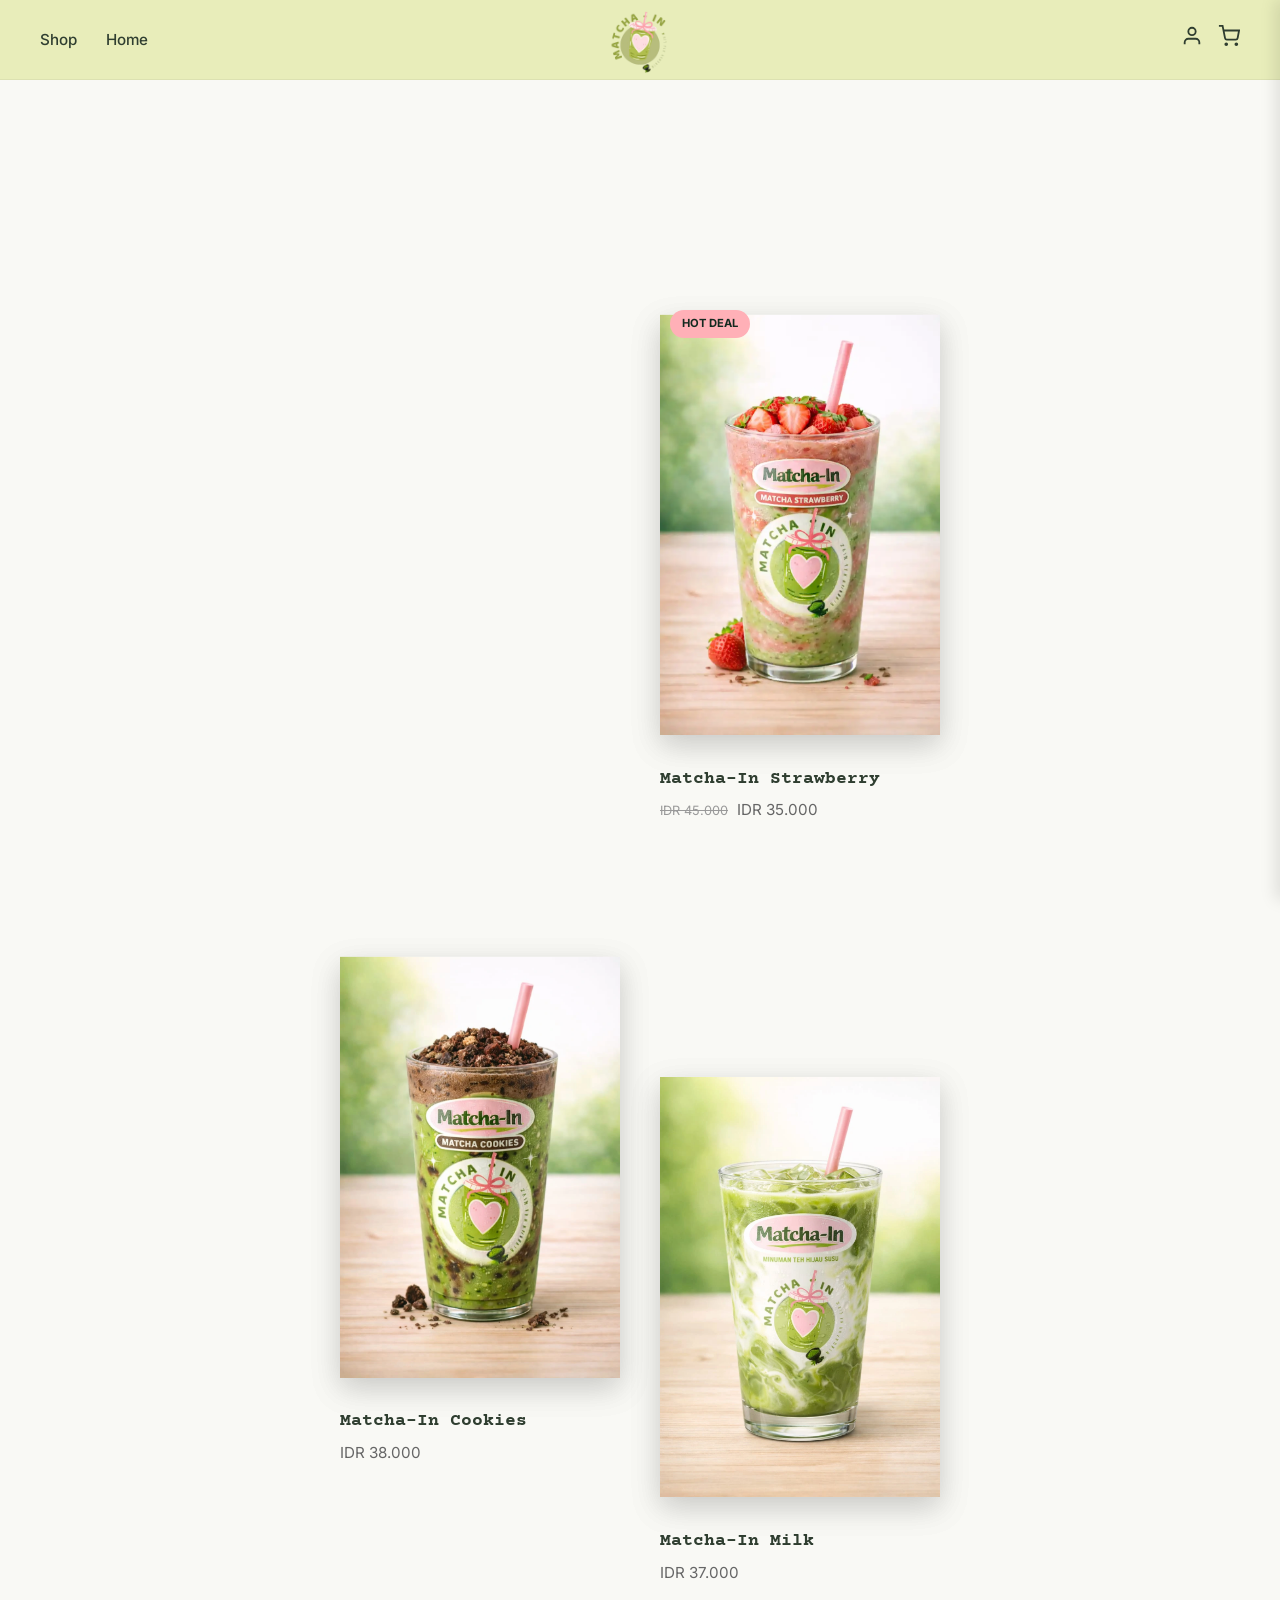
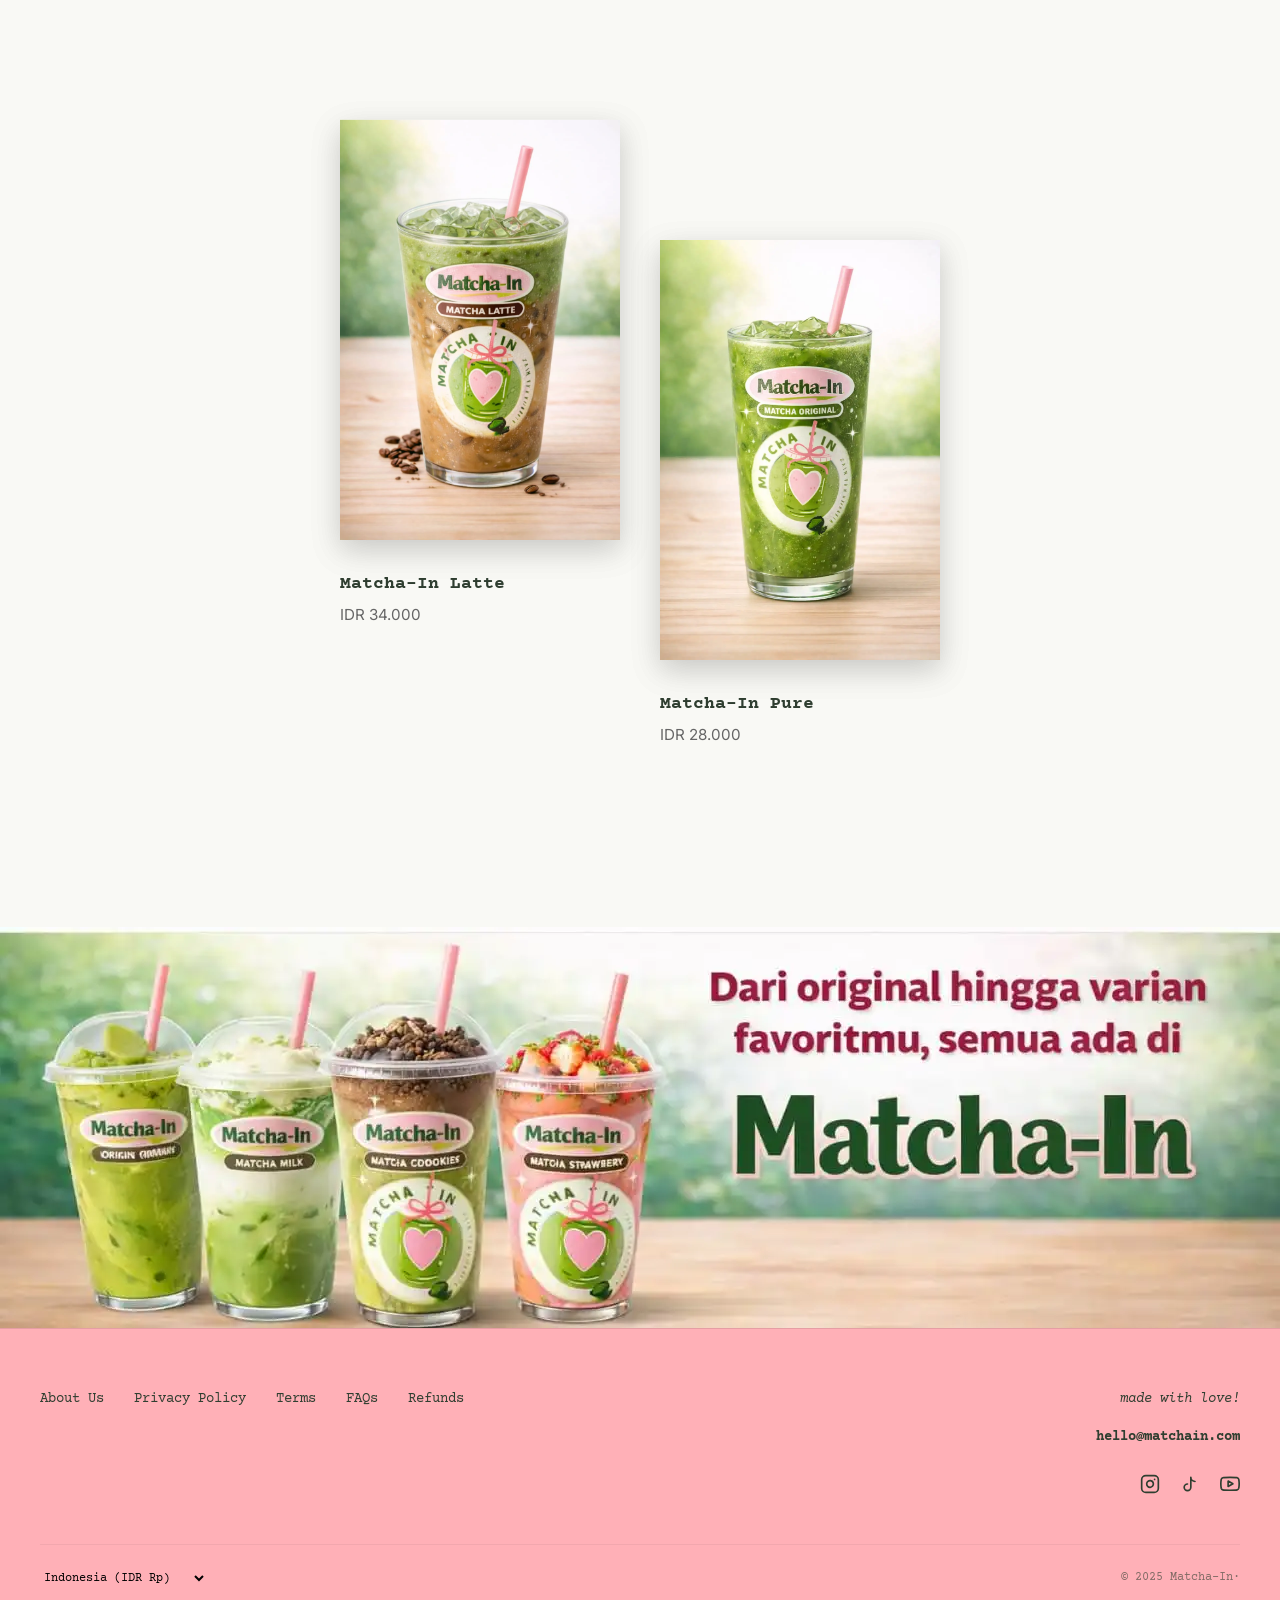
<file: shop.html>
<!DOCTYPE html>
<html lang="id">
<head>
    <meta charset="UTF-8">
    <meta name="viewport" content="width=device-width, initial-scale=1.0">
    <title>Shop All | Matcha-In</title>
    <link rel="stylesheet" href="style.css">
   
    <link href="https://fonts.googleapis.com/css2?family=Courier+Prime:wght@400;700&family=Inter:wght@400;700&display=swap" rel="stylesheet">
</head>
<body>

    <header>
    <nav class="nav-links">
        <a href="./shop.html">Shop</a>
        <a href="index.html">Home</a>
    </nav>
    
    <div class="logo">
        <a href="index.html">
            <img src="./images/logo.png" alt="Matcha-In Logo">
        </a>
    </div>

    <div class="user-actions">
        <a href="./acount.html" aria-label="Account">
            <svg width="24" height="24" viewBox="0 0 24 24" fill="none" stroke="currentColor" stroke-width="2"><path d="M20 21v-2a4 4 0 0 0-4-4H8a4 4 0 0 0-4 4v2"></path><circle cx="12" cy="7" r="4"></circle></svg>
        </a>
        <a href="javascript:void(0)" onclick="toggleCart()" aria-label="Cart" class="cart-icon-wrapper">
            <svg width="24" height="24" viewBox="0 0 24 24" fill="none" stroke="currentColor" stroke-width="2">
                <circle cx="9" cy="21" r="1"></circle>
                <circle cx="20" cy="21" r="1"></circle>
                <path d="M1 1h4l2.68 13.39a2 2 0 0 0 2 1.61h9.72a2 2 0 0 0 2-1.61L23 6H6"></path>
            </svg>
            <span id="cart-count-badge" class="cart-badge">0</span>
        </a>
    </div>
</header>

<div class="ad-layout-container">
    <aside class="side-ad left-sticky">
        <div class="ad-content">
            <img src="./images/promo kiri.png" alt="Iklan Kiri">
        </div>
    </aside>

    <main class="shop-asymmetric-grid">
       
    <a href="./stroberi.html" class="product-card">
        <div class="product-card promo-highlight">
            <div class="promo-badge">HOT DEAL</div> <a href="./stroberi.html">
                <div class="product-image-container">
                    <img src="./images/Matcha Strawberry TA.webp" alt="matcha" class="product-image img-1">
                    <img src="./images/Matcha Strawberry DI.webp" alt="matcha" class="product-image img-2">
                </div>
            </a>
            <div class="product-info-card">
                <h3 class="product-name">Matcha-In Strawberry</h3>
                <p class="product-price"><span class="old-price">IDR 45.000</span> IDR 35.000</p>
            </div>
        </div>
    </a>

    <a href="./cokis.html" class="product-card">
        <div class="product-image-container">
            <img src="./images/matcha cookies TA.webp" alt="matcha cookies" class="product-image img-1">
            <img src="./images/matcha cookies DI.webp" alt="matcha cookies" class="product-image img-2">
        </div>
        <div class="product-info-card">
            <h3 class="product-name">Matcha-In Cookies</h3>
            <p class="product-price">IDR 38.000</p>
        </div>
    </a>

    <a href="./milk.html" class="product-card">
        <div class="product-image-container">
            <img src="./images/matcha milk TA.webp" alt="matcha milk" class="product-image img-1">
            <img src="./images/matcha milk DI.webp" alt="matcha milk" class="product-image img-2">
        </div>
        <div class="product-info-card">
            <h3 class="product-name">Matcha-In Milk</h3>
            <p class="product-price">IDR 37.000</p>
        </div>
    </a>

    <a href="./latte.html" class="product-card">
        <div class="product-image-container">
            <img src="./images/Matcha late TA.webp" alt="matcha late" class="product-image img-1">
            <img src="./images/Matcha late DI.webp" alt="matcha late" class="product-image img-2">
        </div>
        <div class="product-info-card">
            <h3 class="product-name">Matcha-In Latte</h3>
            <p class="product-price">IDR 34.000</p>
        </div>
    </a>

    <a href="./pure.html" class="product-card">
        <div class="product-image-container">
            <img src="./images/matcha Original.webp" alt="matcha original" class="product-image img-1">
            <img src="./images/matcha original DI.webp" alt="matcha original" class="product-image img-2">
        </div>
        <div class="product-info-card">
            <h3 class="product-name">Matcha-In Pure</h3>
            <p class="product-price">IDR 28.000</p>
        </div>
    </a>

    
</main>
<aside class="side-ad right-sticky">
        <div class="ad-content">
            <img src="./images/promo kiri.png" alt="Iklan Kanan">
        </div>
    </aside>
</div>

<section class="bottom-promo-area" id="promoBottom">
    <div class="promo-wrapper">
        <a href="./shop.html">
            <img src="./images/ads 2.webp" alt="Special Offer">

        </a>
    </div>
</section>



<div id="cart-overlay" class="overlay" onclick="toggleCart()"></div>

<div id="cart-drawer" class="cart-drawer">
    <div class="cart-header">
        <h2>Your cart</h2>
        <button class="close-btn" onclick="toggleCart()">&times;</button>
    </div>

    <div class="cart-content"></div> 
        
    <div class="cart-footer-section">
        <div class="subtotal-row">
            <span>Subtotal</span>
            <span class="subtotal-price">Rp0</span>
        </div>
        <p class="shipping-text">Shipping & taxes calculated at checkout</p>

        <div class="cart-note-section">
            <label for="cart-note">Add a note to your order</label>
            <textarea id="cart-note" placeholder=""></textarea>
        </div>

        <div class="shipping-protection-row">
            <input type="checkbox" id="protection-check" class="protection-checkbox">
            <div class="protection-text">
                <label for="protection-check" class="protection-title">Shipping Protection <strong>Rp2.000</strong></label>
                <p>Your order will be covered against loss, damage, or theft.</p>
            </div>
            <div class="protection-icon">
                <svg width="20" height="20" viewBox="0 0 24 24" fill="none" stroke="currentColor" stroke-width="1.5"><path d="M12 22s8-4 8-10V5l-8-3-8 3v7c0 6 8 10 8 10z"></path></svg>
            </div>
        </div>

        <button class="checkout-btn">Check Out</button>
    </div>
</div>


    <footer class="site-footer">
        <div class="footer-main">
            
            <div class="footer-nav-wrapper">
                <nav class="footer-nav-links">
                    <a href="#">About us</a>
                    <a href="#">Privacy Policy</a>
                    <a href="#">Terms</a>
                    <a href="#">FAQs</a>
                    <a href="#">Refunds</a>
                </nav>
            </div>

            <div class="footer-contact-area">
                <p class="made-with-love">made with love!</p>
                <a href="mailto:hello@matchain.com" class="footer-email">hello@matchain.com</a>
                
                <div class="social-icons">
                    <a href="#" aria-label="Instagram">
                        <svg width="20" height="20" viewBox="0 0 24 24" fill="none" stroke="currentColor" stroke-width="2" stroke-linecap="round" stroke-linejoin="round"><rect x="2" y="2" width="20" height="20" rx="5" ry="5"></rect><path d="M16 11.37A4 4 0 1 1 12.63 8 4 4 0 0 1 16 11.37z"></path><line x1="17.5" y1="6.5" x2="17.51" y2="6.5"></line></svg>
                    </a>
                    <a href="#" aria-label="TikTok">
                        <svg width="20" height="20" viewBox="0 0 24 24" fill="none" stroke="currentColor" stroke-width="2" stroke-linecap="round" stroke-linejoin="round"><path d="M9 12a4 4 0 1 0 4 4V4a5 5 0 0 0 5 5"></path></svg>
                    </a>
                    <a href="#" aria-label="YouTube">
                        <svg width="20" height="20" viewBox="0 0 24 24" fill="none" stroke="currentColor" stroke-width="2" stroke-linecap="round" stroke-linejoin="round"><path d="M22.54 6.42a2.78 2.78 0 0 0-1.94-2C18.88 4 12 4 12 4s-6.88 0-8.6.46a2.78 2.78 0 0 0-1.94 2A29 29 0 0 0 1 11.75a29 29 0 0 0 .46 5.33A2.78 2.78 0 0 0 3.4 19c1.72.46 8.6.46 8.6.46s6.88 0 8.6-.46a2.78 2.78 0 0 0 1.94-2 29 29 0 0 0 .46-5.25 29 29 0 0 0-.46-5.33z"></path><polygon points="9.75 15.02 15.5 11.75 9.75 8.48 9.75 15.02"></polygon></svg>
                    </a>
                </div>
            </div>
        </div>

        <div class="footer-bottom">
            <div class="region-selector">
                <select id="country">
                    <option value="ID">Indonesia (IDR Rp)</option>
                    <option value="US">United States (USD $)</option>
                </select>
            </div>
            <div class="copyright">
                <p>© 2025 Matcha-In·</p>
            </div>
        </div>
    </footer>

    <script src="./script.js"></script>
</body>
</html>
</file>
<file: style.css>
/* --- 1. SETUP VARIABEL & RESET --- */
:root {
    --bg-color: #FFFDF5;       /* Cream / Butter (Warna dasar Nami Style) */
    --text-color: #2F3E30;     /* Hijau Matcha Tua */
    --accent-color: #6A8D5B;   /* Hijau Matcha Segar */
    --highlight: #FF9EAA;      /* Pink Strawberry */
    --font-heading: 'Courier Prime', monospace; /* Font Mesin Tik */
    --font-body: 'Inter', sans-serif;

}

* {
    margin: 0;
    padding: 0;
    box-sizing: border-box;
}

body {
    background-color: var(--bg-color);
    color: var(--text-color);
    font-family: var(--font-body);
    line-height: 1.6;
    -webkit-font-smoothing: antialiased;
}

a { text-decoration: none; color: inherit; transition: 0.3s; }
img { max-width: 100%; display: block; }

/* --- 2. ANNOUNCEMENT BAR --- */
.announcement-bar {
    background-color: var(--text-color);
    color: var(--bg-color);
    text-align: center;
    padding: 8px 10px;
    font-size: 0.75rem;
    font-family: var(--font-heading);
    letter-spacing: 1px;
    text-transform: uppercase;
}

/* --- HEADER SETUP --- */
header {
    display: flex;
    justify-content: space-between;
    align-items: center;
    padding: 0 40px; /* Padding atas bawah kita nol-kan */
    height: 80px;    /* Tentukan tinggi header yang kamu mau */
    position: sticky;
    top: 0;
    background-color: var(--bg-color);
    z-index: 9999;
    border-bottom: 1px solid rgba(0,0,0,0.05);
    background-color: #e8edba;
}


/* --- LOGO SETUP --- */
.logo {
    position: absolute; /* Membuat logo tidak memengaruhi tinggi header */
    left: 50%;
    top: 50%;
    transform: translate(-50%, -50%); /* Agar logo benar-benar di tengah */
    z-index: 110;
}

.logo img {
    height: 120px;     /* Atur besar logo di sini (misal 120px atau lebih) */
    width: auto;       /* Biar proporsinya gak gepeng */
    display: block;
    transition: 0.3s ease;
    padding-top: 10px;
}



/* Pastikan elemen nav dan user-actions tidak tertutup logo */
.nav-links, .user-actions {
    position: relative;
    z-index: 120;
}

.nav-links a {
    margin-right: 25px;
    font-size: 0.95rem;
    font-weight: 500;
}

.nav-links a:hover {
    color: var(--accent-color);
    text-decoration: underline;
}



.user-actions {
    display: flex;
    gap: 15px;
    align-items: center;
}
.user-actions svg {
    width: 22px; 
    height: 22px;
}



.btn-primary {
    display: inline-block;
    background-color: var(--text-color);
    color: var(--bg-color);
    padding: 16px 40px;
    border-radius: 50px;
    font-family: var(--font-heading);
    font-weight: bold;
    font-size: 1rem;
    border: 2px solid var(--text-color);
}

.btn-primary:hover {
    background-color: transparent;
    color: var(--text-color);
    transform: translateY(-2px);
}



@keyframes scroll {
    0% { transform: translateX(0); }
    100% { transform: translateX(-100%); }
}



/* Tombol Primary Centered */
.btn-primary {
    display: inline-block;
    padding: 16px 40px;
    background-color: #fff;
    color: #000;
    text-decoration: none;
    font-weight: 600;
    font-family: 'Inter', sans-serif;
    letter-spacing: 1px;
    transition: 0.3s;
}

.btn-primary:hover {
    background-color: #2D5A27; /* Hijau Matcha-in */
    color: #fff;
}

/* Dots Navigasi */
.slider-dots {
    position: absolute;
    bottom: 40px;
    left: 50%;
    transform: translateX(-50%);
    z-index: 10;
    display: flex; gap: 12px;
}

.dot {
    width: 10px; height: 10px;
    background: rgba(255,255,255,0.3);
    border-radius: 50%;
    cursor: pointer;
}

.dot.active { background: #fff; transform: scale(1.3); }

/* --- 6. PRODUCT SLIDER (Button Navigation) --- */
.products-section {
    padding: 80px 0 80px 40px; 
    display: flex; 
    align-items: center; 
    gap: 40px;
    overflow: hidden;
}

/* Bagian Kiri (Teks & Tombol Navigasi) */
.products-info {
    min-width: 300px;
    max-width: 300px;
    padding-right: 100px;
    display: flex;
    flex-direction: column;
    justify-content: center;
}

.section-title {
    font-family: var(--font-heading);
    font-size: 3rem;
    line-height: 1.1;
    margin-bottom: 20px;
}

.section-desc {
    margin-bottom: 30px;
    color: #666;
    font-size: 1rem;
}

.btn-text {
    font-family: var(--font-heading);
    font-weight: bold;
    border-bottom: 2px solid var(--accent-color);
    padding-bottom: 5px;
    align-self: flex-start; /* Biar tombol gak melar */
    margin-bottom: 40px;
}

/* STYLING TOMBOL KIRI KANAN */
.slider-nav {
    display: flex;
    gap: 15px;
    padding-left: 90%;
    padding-bottom: 100px;
    margin-top: -70px; /* Naikkan ke atas */
}

.nav-btn {
    width: 50px;
    height: 50px;
    border-radius: 50%; /* Membuat tombol bulat */
    border: 1px solid var(--text-color);
    background-color: transparent;
    color: var(--text-color);
    font-size: 1.5rem;
    cursor: pointer;
    transition: 0.3s;
    display: flex;
    align-items: center;
    justify-content: center;
    padding-bottom: 5px; /* Sedikit adjustment biar panah pas di tengah */
}

.nav-btn:hover {
    background-color: var(--text-color);
    color: var(--bg-color);
}

/* Bagian Kanan (Slider) */
.product-scroller {
    display: flex;
    gap: 30px;
    overflow-x: auto; /* Tetap auto agar bisa diswipe di HP */
    padding-bottom: 40px;
    padding-right: 40px;
    width: 100%;
    scroll-behavior: smooth; /* Animasi geser halus */
    
    /* Sembunyikan Scrollbar (Teknik Modern) */
    -ms-overflow-style: none;  /* IE and Edge */
    scrollbar-width: none;  /* Firefox */
}

/* Sembunyikan Scrollbar untuk Chrome, Safari, Opera */
.product-scroller::-webkit-scrollbar {
    display: none;
}

/* Kartu Produk (Sama seperti sebelumnya) */
.product-card {
    min-width: 280px;
    cursor: pointer;
    transition: 0.3s;
}

.product-image-container {
  
    border-radius: 12px;
    height: 380px;
    display: flex;
    align-items: center;
    justify-content: center;
    margin-bottom: 15px;
    position: relative;
    transition: transform 0.3s ease;
}

.product-card:hover .product-image-container {
    transform: translateY(-10px);

}



.product-info-card { text-align: left; }
.product-name { font-family: var(--font-heading); font-size: 1.2rem; font-weight: 700; }
.product-price { color: #666; font-size: 1rem; margin-top: 5px; }

.badge {
    position: absolute;
    top: 15px; left: 15px;
    background-color: var(--text-color); color: #fff;
    padding: 6px 12px; border-radius: 20px;
    font-size: 0.7rem; font-weight: bold; text-transform: uppercase;
}
.badge.pink { background-color: var(--highlight); color: var(--text-color); }




/* Custom Scrollbar */
.product-scroller::-webkit-scrollbar { height: 6px; }
.product-scroller::-webkit-scrollbar-thumb { background: #D1CCBB; border-radius: 10px; }
.product-scroller::-webkit-scrollbar-track { background: transparent; }

.product-card {
    min-width: 280px;
    scroll-snap-align: start;
    cursor: pointer;
}



.product-card:hover .product-image-container {
    transform: scale(1.02);
    
}

.product-image {
    max-height: 100%; 
    max-width: 100%; /* Tambahkan ini agar lebarnya juga dibatasi */
    
    /* Menjaga agar gambar tetap di tengah */
    position: absolute;
    top: 50%;
    left: 50%;
    transform: translate(-50%, -50%);
    
    /* Efek bayangan halus */
    filter: drop-shadow(0 10px 15px rgba(0,0,0,0.1));
}

.badge {
    position: absolute;
    top: 15px;
    left: 15px;
    background-color: var(--text-color);
    color: #fff;
    padding: 6px 12px;
    border-radius: 20px;
    font-size: 0.7rem;
    font-weight: bold;
    text-transform: uppercase;
}

.badge.pink {
    background-color: var(--highlight);
    color: var(--text-color);
}

.product-name {
    font-family: var(--font-heading);
    font-size: 1.1rem;
    font-weight: 700;
}

.product-price {
    color: #666;
    font-size: 0.95rem;
    margin-top: 5px;
}

/* --- 7. NEWSLETTER (Strip Layout) --- */
.newsletter-strip {
    /* Membuat garis atas dan bawah yang tegas */
    border-top: 2px solid var(--text-color);
    border-bottom: 2px solid var(--text-color);
    padding: 50px 40px;
    margin-top: 80px;
    background-color: var(--bg-color);
    
    /* Mengatur Layout 3 Kolom Sejajar */
    display: flex;
    align-items: center; /* Rata tengah secara vertikal */
    justify-content: space-between;
    gap: 40px;
}

/* Kolom 1: Judul */
.news-col-title {
    flex: 1; /* Mengambil porsi ruang 1 bagian */
}
.news-col-title h2 {
    font-family: var(--font-heading);
    font-size: 2.5rem;
    line-height: 1;
    text-transform: uppercase;
}

/* Kolom 2: Deskripsi */
.news-col-desc {
    flex: 1.5; /* Porsi ruang sedikit lebih lebar */
    padding: 0 20px;
    border-left: 1px solid rgba(0,0,0,0.1); /* Garis pemisah tipis */
}
.news-col-desc p {
    font-size: 1rem;
    color: #555;
    max-width: 400px; /* Membatasi panjang teks agar enak dibaca */
}

/* Kolom 3: Form */
.news-col-form {
    flex: 1.5;
}

/* --- 7. NEWSLETTER (Tombol Terpisah) --- */
.ig-form-separated {
    display: flex;
    gap: 15px; /* Memberikan jarak antar kotak input dan tombol */
    width: 100%;
}

.ig-form-separated input {
    flex: 2; /* Kotak input lebih lebar */
    padding: 18px 20px;
    border: 2px solid var(--text-color);
    background: transparent;
    font-family: var(--font-heading);
    font-size: 1rem;
    outline: none;
    border-radius: 0; /* Kotak siku-siku */
}

.btn-join {
    flex: 1; /* Kotak tombol lebih kecil */
    background-color: var(--text-color);
    color: var(--bg-color);
    border: 2px solid var(--text-color);
    font-family: var(--font-heading);
    font-weight: bold;
    font-size: 1rem;
    cursor: pointer;
    transition: 0.3s;
    border-radius: 0; /* Kotak siku-siku */
}

.btn-join:hover {
    background-color: transparent;
    color: var(--text-color);
}

/* Penyesuaian Responsif untuk HP */
@media (max-width: 768px) {
    .ig-form-separated {
        flex-direction: column; /* Tumpuk ke bawah di HP */
        gap: 10px;
    }
    
    .btn-join {
        padding: 15px;
    }
}

/* --- MOBILE RESPONSIVE --- */
@media (max-width: 900px) {
    .newsletter-strip {
        flex-direction: column; /* Tumpuk ke bawah di HP */
        text-align: center;
        gap: 30px;
        padding: 60px 20px;
    }

    .news-col-desc {
        border-left: none; /* Hilangkan garis pemisah di HP */
        padding: 0;
    }
    
    .news-col-desc p {
        margin: 0 auto; /* Tengahin teks */
    }

    .ig-form {
        flex-direction: column; /* Input dan tombol tumpuk di HP */
        gap: 10px;
    }

    .ig-form button {
        position: static; /* Tombol tidak lagi melayang di dalam input */
        width: 100%;
        padding: 15px;
    }
}



/* --- 8. FOOTER (Horizontal & Social Icons) --- */
.site-footer {
    padding: 60px 40px 30px;
    background-color: #ffb0b7;
    font-family: var(--font-heading); /* Font Mesin Tik */
    border-top: 1px solid rgba(0, 0, 0, 0.1);
}

.footer-main {
    display: flex;
    justify-content: space-between;
    align-items: flex-start;
    padding-bottom: 40px;
}

/* Kiri: Links Berjejer ke Kanan */
.footer-nav-links {
    display: flex;
    gap: 30px; /* Jarak antar link */
    flex-wrap: wrap; /* Supaya gak berantakan di layar tanggung */
}

.footer-nav-links a {
    font-size: 0.85rem;
    color: var(--text-color);
    text-decoration: none;
    text-transform: capitalize;
}

.footer-nav-links a:hover {
    text-decoration: underline;
}

/* Kanan: Kontak & Icons */
.footer-contact-area {
    text-align: right;
    display: flex;
    flex-direction: column;
    align-items: flex-end;
    gap: 10px;
}

.made-with-love {
    font-style: italic;
    font-size: 0.85rem;
    margin-bottom: 5px;
}

.footer-email {
    font-size: 0.9rem;
    font-weight: bold;
    color: var(--text-color);
    text-decoration: none;
}

/* Ikon Social Media */
.social-icons {
    display: flex;
    gap: 20px;
    margin-top: 15px;
}

.social-icons a {
    color: var(--text-color);
    transition: 0.3s;
}

.social-icons a:hover {
    color: var(--accent-color); /* Berubah hijau saat hover */
    transform: translateY(-3px);
}

/* Bagian Bawah */
.footer-bottom {
    display: flex;
    justify-content: space-between;
    align-items: center;
    border-top: 1px solid rgba(0, 0, 0, 0.05);
    padding-top: 20px;
}

.region-selector select {
    background: transparent;
    border: none;
    font-family: var(--font-heading);
    font-size: 0.75rem;
    cursor: pointer;
    outline: none;
}

.copyright p {
    font-size: 0.75rem;
    opacity: 0.6;
}


/* --- UPDATE MOBILE RESPONSIVE (Fix Nav & Buttons) --- */
@media (max-width: 768px) {
    /* 1. Header: Tetap tampilkan Nav Links */
    header {
        padding: 0 15px; /* Kurangi padding agar muat */
        height: 70px;    /* Sedikit lebih pendek di HP */
    }

    .nav-links {
        display: flex; /* Pastikan tidak hilang */
        gap: 10px;     /* Perkecil jarak antar menu */
    }

    .nav-links a {
        font-size: 0.75rem; /* Perkecil ukuran font menu */
    }

    .logo img {
        height: 80px; /* Perkecil logo sedikit agar tidak menutupi menu */
    }

    .user-actions {
        gap: 8px;
    }

    /* 2. Slider Product: Tetap tampilkan Tombol Navigasi */
    .products-section {
        flex-direction: column; /* Tetap menumpuk tapi tombol muncul */
        align-items: flex-start;
        padding: 40px 20px;
    }

    .products-info {
        min-width: 100%;
        margin-bottom: 20px;
    }

    .section-title {
        font-size: 2.2rem; /* Judul sedikit lebih kecil */
    }

    .slider-nav {
        display: flex !important; /* Paksa tampil di mobile */
        padding-left: 0;
    }

    .nav-btn {
        width: 40px;  /* Perkecil tombol navigasi di HP */
        height: 40px;
        font-size: 1.2rem;
    }

    /* 3. Product Scroller adjustment */
    .product-scroller {
        width: calc(100% + 20px); /* Melebihi sedikit agar produk tidak terpotong kaku */
        margin-left: 0;
        padding-left: 0;
    }

    .product-card {
        min-width: 200px; /* Perkecil kartu produk agar muat */
    }

    .product-image-container {
        height: 280px;
    }

    .footer-main {
        flex-direction: column;
        gap: 40px;
    }

    .footer-nav-links {
        gap: 15px;
    }

    .footer-contact-area {
        text-align: left;
        align-items: flex-start;
    }

    .footer-bottom {
        flex-direction: column;
        gap: 20px;
        align-items: flex-start;
    }
}














/* --- SHOP ASYMMETRIC GRID (2 KOLOM) --- */
.shop-asymmetric-grid {
    display: grid;
    grid-template-columns: 1fr 1fr; /* Membagi 2 kolom sama rata */
    gap: 40px; /* Jarak horizontal antar produk */
    padding: 100px 80px; /* Padding luas agar terkesan premium */
    max-width: 1100px;
    margin: 0 auto;
}

/* EFEK ASIMETRIS: Produk urutan genap (kanan) turun ke bawah */
.shop-asymmetric-grid .product-card:nth-child(even) {
    margin-top: 120px; /* Mengatur seberapa jauh produk kanan turun */
}

/* Mengatur jarak bawah antar baris agar tidak tabrakan */
.shop-asymmetric-grid .product-card {
    margin-bottom: 80px;
}

/* Hilangkan background kotak pada halaman shop juga */
.shop-asymmetric-grid .product-image-container {
    background-color: transparent; 
    height: 450px; /* Lebih tinggi agar lebih megah */
}

/* RESPONSIVE UNTUK HP */
@media (max-width: 768px) {
    .shop-asymmetric-grid {
        padding: 60px 20px;
        gap: 20px;
    }

    /* Di HP tetap 2 kolom, tapi turunnya dikurangi agar tidak terlalu jauh */
    .shop-asymmetric-grid .product-card:nth-child(even) {
        margin-top: 60px; 
    }

    .shop-asymmetric-grid .product-image-container {
        height: 250px; /* Sesuaikan tinggi gambar di HP */
    }

    .shop-asymmetric-grid .product-name {
        font-size: 1rem;
    }
}








/* --- PRODUCT DETAIL PAGE STYLE --- */
.product-detail-section {
    display: flex;
    min-height: 80vh;
    padding: 60px 40px;
    gap: 80px;
    max-width: 1300px;
    margin: 0 auto;
}

/* Kiri: Gallery */
.product-detail-gallery {
    flex: 1.2;
    position: relative;
}

.detail-image-container {
    position: sticky; /* Gambar tetap di layar saat scroll teks */
    top: 120px;
    height: 600px;
    display: flex;
    align-items: center;
    justify-content: center;
}

.detail-img {
    position: absolute;
    max-height: 100%;
    width: auto;
    object-fit: contain;
    transition: opacity 0.8s ease;
    filter: drop-shadow(0 20px 40px rgba(0,0,0,0.05));
}

/* Kanan: Content */
.product-detail-content {
    flex: 1;
    display: flex;
    flex-direction: column;
    justify-content: center;
}

.breadcrumb {
    font-size: 0.8rem;
    text-transform: uppercase;
    opacity: 0.5;
    margin-bottom: 20px;
    letter-spacing: 1px;
}

.detail-title {
    font-family: var(--font-heading);
    font-size: 3.5rem;
    line-height: 1;
    margin-bottom: 10px;
}

.detail-price {
    font-size: 1.5rem;
    font-weight: 600;
    margin-bottom: 30px;
}

.detail-description {
    font-size: 1.1rem;
    color: #555;
    margin-bottom: 40px;
    max-width: 500px;
}

/* Actions & Buttons */
.detail-actions {
    display: flex;
    gap: 20px;
    margin-bottom: 40px;
}

.quantity-selector {
    display: flex;
    border: 1px solid var(--text-color);
}

.quantity-selector button {
    background: none; border: none; padding: 10px 15px; cursor: pointer; font-size: 1.2rem;
}

.quantity-selector input {
    width: 50px; 
    border: none; 
    text-align: center; 
    font-family: var(--font-heading); 
    font-size: 1rem;

}
.quantity-selector input::-webkit-outer-spin-button,
.quantity-selector input::-webkit-inner-spin-button {
    -webkit-appearance: none;
    margin: 0;
}
.btn-add-to-cart {
    flex: 1;
    background-color: var(--text-color);
    color: #fff;
    border: none;
    font-family: var(--font-heading);
    font-weight: bold;
    cursor: pointer;
    transition: 0.3s;
}

.btn-add-to-cart:hover {
    background-color: var(--accent-color);
}

.detail-extra-info {
    border-top: 1px solid rgba(0,0,0,0.1);
    padding-top: 20px;
    font-size: 0.9rem;
    line-height: 2;
}

/* Mobile Detail */
@media (max-width: 900px) {
    .product-detail-section {
        flex-direction: column;
        padding: 20px;
        gap: 40px;
    }
    .detail-image-container { height: 350px; position: relative; top: 0; }
    .detail-title { font-size: 2.5rem; }
    .detail-actions { flex-direction: column; }
}

/* --- Section Delivery Buttons --- */
.delivery-actions {
    margin-top: 20px;
    border-top: 1px solid rgba(0,0,0,0.05);
    padding-top: 20px;
}

.delivery-label {
    font-size: 0.8rem;
    text-transform: uppercase;
    letter-spacing: 1px;
    margin-bottom: 15px;
    opacity: 0.6;
}

.delivery-buttons {
    display: flex;
    gap: 10px;
}

.btn-delivery {
    flex: 1;
    display: flex;
    align-items: center;
    justify-content: center;
    gap: 10px;
    padding: 12px;
    border: 1px solid #ddd;
    font-family: var(--font-body);
    font-weight: 600;
    font-size: 0.9rem;
    transition: 0.3s;
    background: #fff;
}

/* Warna Hover ShopeeFood (Oranye) */
.shopeefood:hover {
    border-color: #EE4D2D;
    color: #EE4D2D;
    background: #fff5f3;
}

/* Warna Hover GrabFood (Hijau) */
.grabfood:hover {
    border-color: #00B14F;
    color: #00B14F;
    background: #f0fbf4;
}

@media (max-width: 768px) {
    .delivery-buttons {
        flex-direction: column;
    }
}


/* --- 1. SCROLLING MARQUEE --- */
.scrolling-features {
    background-color: var(--text-color);
    color: var(--bg-color);
    padding: 20px 0;
    overflow: hidden;
    white-space: nowrap;
    border-top: 1px solid var(--text-color);
}

.marquee-track {
    display: inline-block;
    animation: marquee-scroll 20s linear infinite;
}

.marquee-track span {
    font-family: var(--font-heading);
    font-size: 1.2rem;
    margin: 0 40px;
    font-weight: bold;
}

@keyframes marquee-scroll {
    from { transform: translateX(0); }
    to { transform: translateX(-50%); }
}

/* --- 2. REVIEWS SECTION --- */
.reviews-section {
    padding: 80px 40px;
    max-width: 1000px;
    margin: 0 auto;
}

.section-title-center {
    text-align: center;
    font-family: var(--font-heading);
    font-size: 2.5rem;
    margin-bottom: 50px;
}

/* Summary Header Layout */
.reviews-summary {
    display: flex;
    justify-content: space-between;
    align-items: center;
    padding-bottom: 40px;
    border-bottom: 1px solid rgba(0,0,0,0.1);
    gap: 40px;
}

/* Summary Left */
.summary-left { text-align: center; flex: 1; }
.big-rating { font-size: 4rem; font-weight: bold; line-height: 1; }
.stars { color: #FFD700; font-size: 1.5rem; margin: 10px 0; }

/* Summary Middle (Bars) */
.summary-middle { flex: 2; }
.rating-bar-item {
    display: flex;
    align-items: center;
    gap: 10px;
    font-size: 0.9rem;
    margin-bottom: 5px;
}
.bar-bg {
    flex: 1;
    height: 8px;
    background: #EBE7DB;
    border-radius: 10px;
    overflow: hidden;
}
.bar-fill {
    height: 100%;
    background-color: var(--accent-color);
}

/* Summary Right */
.summary-right { flex: 1; text-align: right; }
.btn-write-review {
    padding: 15px 25px;
    background: transparent;
    border: 2px solid var(--text-color);
    font-family: var(--font-heading);
    font-weight: bold;
    cursor: pointer;
    transition: 0.3s;
}
.btn-write-review:hover { background: var(--text-color); color: var(--bg-color); }

/* Review List */
.reviews-list { margin-top: 40px; }
.review-item {
    padding: 30px 0;
    border-bottom: 1px solid rgba(0,0,0,0.05);
}
.review-header {
    display: flex;
    justify-content: space-between;
    margin-bottom: 10px;
}
.review-stars { color: #FFD700; }
.review-date { font-size: 0.8rem; opacity: 0.5; }
.reviewer-name { font-family: var(--font-heading); margin-bottom: 10px; }
.verified-badge { color: var(--accent-color); font-size: 0.7rem; font-weight: normal; margin-left: 10px; }
.review-text { color: #555; font-style: italic; }

/* --- MOBILE RESPONSIVE --- */
@media (max-width: 768px) {
    .reviews-summary {
        flex-direction: column;
        text-align: center;
        gap: 30px;
    }
    .summary-right { text-align: center; width: 100%; }
    .btn-write-review { width: 100%; }
}


/* --- Notifikasi Keranjang (Badge) --- */
.cart-icon-wrapper {
    position: relative;
    display: inline-block;
}

.cart-badge {
    position: absolute;
    top: -8px;
    right: -10px;
    background-color: var(--highlight); /* Warna Pink Strawberry kamu */
    color: var(--text-color);
    font-size: 0.7rem;
    font-weight: bold;
    font-family: var(--font-heading);
    width: 18px;
    height: 18px;
    border-radius: 50%;
    display: flex;
    align-items: center;
    justify-content: center;
    /* Sembunyikan jika angka 0 */
    opacity: 0; 
    transition: 0.3s;
}

.cart-badge.show {
    opacity: 1;
}

/* --- Tombol Buy Now --- */
.btn-buy-now {
    width: 100%;
    margin-top: 10px;
    padding: 18px;
    background-color: var(--accent-color); /* Hijau Matcha */
    color: white;
    border: 2px solid var(--accent-color);
    font-family: var(--font-heading);
    font-weight: bold;
    font-size: 1rem;
    cursor: pointer;
    transition: 0.3s;
}

.btn-buy-now:hover {
    background-color: transparent;
    color: var(--accent-color);
}

/* Pastikan input quantity ke tengah */
#qty {
    text-align: center;
}

/* --- DETAIL ACTIONS VERTICAL STACK --- */
.detail-actions-vertical {
    display: flex;
    flex-direction: column; /* Membuat elemen menumpuk ke bawah */
    gap: 15px; /* Jarak antar elemen agar tidak mepet */
    max-width: 500px; /* Membatasi lebar maksimal agar tidak terlalu melar di desktop */
    margin-bottom: 40px;
}

/* Kuantitas */
.quantity-wrapper label {
    display: block;
    font-size: 0.75rem;
    text-transform: uppercase;
    letter-spacing: 1px;
    margin-bottom: 8px;
    opacity: 0.6;
}

.quantity-selector-full {
    display: flex;
    width: 100%;
    border: 1px solid var(--text-color);
    height: 55px;
}

.quantity-selector-full button {
    flex: 1;
    background: transparent;
    border: none;
    cursor: pointer;
    font-size: 1.5rem;
    color: var(--text-color);
}

.quantity-selector-full input {
    flex: 2;
    border: none;
    text-align: center;
    font-family: var(--font-heading);
    font-size: 1.2rem;
    background: transparent;
    outline: none;
    color: var(--text-color);
}

/* Tombol Add to Cart */
.btn-add-to-cart-full {
    width: 100%;
    height: 60px;
    background-color: transparent;
    color: var(--text-color);
    border: 2px solid var(--text-color);
    font-family: var(--font-heading);
    font-weight: bold;
    font-size: 1rem;
    cursor: pointer;
    transition: 0.3s ease;
}

.btn-add-to-cart-full:hover {
    background-color: var(--text-color);
    color: var(--bg-color);
}

/* Tombol Buy Now */
.btn-buy-now-full {
    width: 100%;
    height: 60px;
    background-color: var(--accent-color); /* Hijau Matcha */
    color: white;
    border: none;
    font-family: var(--font-heading);
    font-weight: bold;
    font-size: 1rem;
    cursor: pointer;
    transition: 0.3s ease;
}

.btn-buy-now-full:hover {
    opacity: 0.9;
    transform: translateY(-2px);
}





/* === GAYA KERANJANG ALA NAMI (FIXED) === */

/* 1. Struktur Utama Drawer */
.cart-drawer {
    position: fixed;
    top: 0; right: 0;
    width: 100%; max-width: 450px; /* Lebar seperti Nami */
    height: 100vh;
    background: #F9F9F5; /* Warna background cream */
    z-index: 10000;
    transform: translateX(100%); /* Sembunyi di kanan */
    transition: transform 0.4s ease-in-out;
    display: flex; flex-direction: column; /* Agar isi dan footer terpisah */
    font-family: 'Inter', sans-serif;
    box-shadow: -5px 0 15px rgba(0,0,0,0.1);
}
.cart-drawer.active { transform: translateX(0); } /* Munculkan */

/* 2. Header */
.cart-header {
    padding: 20px; display: flex; justify-content: space-between; align-items: center;
    border-bottom: 1px solid #E0E0E0;
}
.cart-header h2 { font-family: 'Courier Prime', monospace; font-size: 1.2rem; margin: 0; }
.close-btn { background: none; border: none; cursor: pointer; color: #333; padding: 5px; }

/* 3. Area Konten Produk (Bisa di-scroll) */
.cart-content { flex: 1; overflow-y: auto; padding: 20px; }
.cart-item { display: flex; gap: 20px; padding-bottom: 20px; border-bottom: 1px solid #E0E0E0; }

/* --- PENTING: PERBAIKAN GAMBAR RAKSASA --- */
.item-image-container {
    width: 100px; /* KUNCI: Batasi lebar wadah gambar */
    height: 100px;
    flex-shrink: 0; /* Jangan biarkan wadah menyusut */
    background: #f0f0f0;
}
.item-image-container img {
    width: 100%; height: 100%; /* Gambar mengikuti wadahnya (100px) */
    object-fit: cover;
}
/* ----------------------------------------- */

.item-details { flex: 1; }
.item-title-row { display: flex; justify-content: space-between; margin-bottom: 5px; }
.item-name { font-family: 'Courier Prime', monospace; font-size: 1rem; margin: 0; font-weight: 400; }
.item-price { font-weight: 600; }
.item-variant { font-size: 0.9rem; color: #666; margin: 0 0 15px 0; }

/* 4. Pengatur Jumlah (+/-) */
.quantity-selector { display: inline-flex; border: 1px solid #ccc; }
.qty-btn { background: none; border: none; width: 30px; height: 30px; font-size: 1.2rem; cursor: pointer; }
.qty-input { width: 40px; text-align: center; border: none; border-left: 1px solid #ccc; border-right: 1px solid #ccc; font-family: inherit; }

/* 5. Bagian Footer (Subtotal, dll) */
.cart-footer-section { padding: 20px; background: #F9F9F5; border-bottom: 50px solid #E0E0E0; }
.subtotal-row { display: flex; justify-content: space-between; font-size: 1.1rem; font-weight: 600; margin-bottom: 10px; }
.shipping-text { font-size: 0.85rem; color: #666; text-align: right; margin-bottom: 20px; }

.cart-note-section label { display: block; margin-bottom: 8px; font-size: 0.9rem; }
.cart-note-section textarea { width: 100%; height: 60px; padding: 10px; border: 1px solid #ccc; resize: none; font-family: inherit; }

.shipping-protection-row { display: flex; gap: 10px; margin: 20px 0; align-items: flex-start; }
.protection-checkbox { margin-top: 5px; }
.protection-text { flex: 1; font-size: 0.85rem; }
.protection-title { display: block; font-weight: 600; margin-bottom: 5px; }

/* 6. Tombol Checkout */
.checkout-btn {
    width: 100%; background: #000; color: #fff; border: none; padding: 18px;
    font-family: 'Inter', sans-serif; font-weight: 600; letter-spacing: 1px; cursor: pointer;
}






/* --- LOGIN PAGE STYLES (Sesuai Gambar UI) --- */
.login-page-container {
    display: flex;
    max-width: 1100px;
    margin: 150px auto; /* Memberi ruang di atas agar fokus ke tengah */
    padding: 0 40px;
    gap: 100px;
}

/* Sisi Kiri */
.login-title-side {
    flex: 1;
}

.login-title-side h1 {
    font-family: 'Courier Prime', monospace;
    font-size: 2.5rem;
    font-weight: 400;
    margin-bottom: 20px;
}

.return-link {
    font-family: 'Courier Prime', monospace;
    color: #000;
    text-decoration: underline;
    text-underline-offset: 4px;
    font-size: 1.1rem;
}

/* Sisi Kanan */
.login-form-side {
    flex: 2;
    max-width: 500px;
}

.login-input-group {
    margin-bottom: 25px;
}

.login-input-group label {
    display: block;
    font-family: 'Inter', sans-serif;
    font-size: 0.95rem;
    margin-bottom: 8px;
    color: #1a1a1a;
}

.login-input-group input {
    width: 100%;
    padding: 12px;
    border: 1px solid #767676; /* Warna border sesuai gambar */
    border-radius: 4px;
    background: transparent;
    font-size: 1rem;
    outline-color: #005fcc; /* Biru saat di-klik sesuai gambar */
}

/* Tombol Sign In Hitam Solid */
.btn-sign-in {
    width: 100%;
    background: #000;
    color: #fff;
    padding: 16px;
    border: none;
    border-radius: 4px;
    font-family: 'Inter', sans-serif;
    font-weight: 500;
    font-size: 1.1rem;
    cursor: pointer;
    margin-bottom: 25px;
}

/* Link Tambahan di Bawah */
.login-extra-links {
    display: flex;
    gap: 30px;
}

.login-extra-links a {
    color: #1a1a1a;
    font-size: 0.9rem;
    text-decoration: underline;
    text-underline-offset: 3px;
}

/* Responsif untuk layar kecil */
@media (max-width: 768px) {
    .login-page-container {
        flex-direction: column;
        margin: 80px auto;
        gap: 40px;
    }
}

.promo-highlight {

    position: relative;
}
.promo-badge {
    position: absolute;
    top: 10px; left: 10px;
    background: #ffb0b7; /* Hijau muda */
    color: #13291F;
    padding: 5px 12px;
    font-size: 0.7rem;
    font-weight: 700;
    z-index: 5;
    border-radius: 20px;
}
.old-price {
    text-decoration: line-through;
    color: #999;
    font-size: 0.8rem;
    margin-right: 5px;
}


/* --- CONTAINER UTAMA --- */
.ad-layout-container {
    display: flex;
    justify-content: center; /* Konten utama tetap di tengah */
    align-items: flex-start;
    width: 100%;
    max-width: 100%; /* Memenuhi lebar layar */
    margin: 0 auto;
    background-color: #F9F9F5; /* Background website kamu */
}

/* --- SIDE ADS (DETIK STYLE) --- */
.side-ad {
    width: 300px;
    height: calc(100vh - 80px); /* Tinggi layar dikurangi tinggi header */
    position: sticky;
    top: 80px; /* KUNCI: Iklan akan berhenti di bawah header 80px */
    z-index: 100; /* Lebih rendah dari header */
    flex-shrink: 0;
    overflow: hidden;
    z-index: 100;
}

.ad-content {
    width: 100%;
    height: 100%;
}

.ad-content img {
    width: 100%;
    height: 100%;
   /* Gambar memenuhi area iklan tanpa gepeng */
}

/* --- KONTEN TENGAH --- */
.shop-content {
    flex: 1;
    max-width: 1100px; /* Lebar area produk kamu */
    padding: 120px 40px; /* Ruang agar tidak mepet header */
}

/* --- RECTANGLE AD DALAM GRID --- */
.rectangle-ad-native {
    background: #13291F;
    display: flex;
    align-items: center;
    justify-content: center;
}

/* --- BILLBOARD 970x250 --- */
.billboard-ad {
    width: 970px;
    height: 250px;
    margin: 60px auto;
    box-shadow: 0 10px 30px rgba(0,0,0,0.05);
}

.billboard-ad img {
    width: 100%;
    height: 100%;
    object-fit: cover;
}

/* Responsive: Sembunyikan iklan di layar sempit agar tidak tumpang tindih */
@media (max-width: 1600px) {
    .side-ad {
        width: 160px; /* Kecilkan jadi Skyscraper biasa jika layar kurang lebar */
    }
}

@media (max-width: 1300px) {
    .side-ad {
        display: none; /* Hilangkan iklan samping di tablet/HP */
    }
}


/* --- BOTTOM BILLBOARD STYLES --- */
.bottom-billboard-section {
    width: 100%;
    display: flex;
    justify-content: center;
    padding: 60px 0 100px 0; /* Memberi jarak dari produk dan footer */
    background-color: #F9F9F5;
    opacity: 0; /* Mulai dengan tidak terlihat */
    transform: translateY(30px); /* Sedikit bergeser ke bawah */
    transition: all 0.8s ease-out; /* Animasi muncul yang halus */
}

/* Class ini akan ditambahkan oleh JS saat di-scroll */
.bottom-billboard-section.appear {
    opacity: 1;
    transform: translateY(0);
}

.billboard-wrapper {
    width: 970px;
    height: 250px;
    position: relative;
    overflow: hidden;
    box-shadow: 0 15px 35px rgba(0,0,0,0.1);
    background-color: #eee;
}

.billboard-wrapper img {
    width: 100%;
    height: 100%;
    object-fit: cover;
    transition: transform 0.5s ease;
}

.billboard-wrapper:hover img {
    transform: scale(1.02); /* Efek zoom tipis saat kursor di atasnya */
}

.ad-label-bottom {
    position: absolute;
    top: 10px;
    right: 15px;
    font-family: 'Inter', sans-serif;
    font-size: 10px;
    letter-spacing: 2px;
    color: rgba(255,255,255,0.7);
}

/* Responsif: Jika layar kekecilan, banner akan menyesuaikan lebar layar */
@media (max-width: 1024px) {
    .billboard-wrapper {
        width: 90%;
        height: auto;
        aspect-ratio: 970 / 250;
    }
}

/* --- HERO COVER MODERN STYLES --- */

.hero-cover-modern {
    position: relative;
    width: 100%;
    /* Tinggi ideal untuk gaya cover di desktop */
    height: 85vh; 
    min-height: 600px;
    display: flex;
    justify-content: center;
    align-items: center;
    overflow: hidden;
    background-color: #13291F; /* Warna cadangan jika gambar gagal load */
}

/* 1. Gaya untuk Background Buram */
.cover-bg-blur {
    position: absolute;
    top: 0;
    left: 0;
    width: 100%;
    height: 100%;
    object-fit: cover; /* Memaksa memenuhi layar */
    
    /* KUNCI AJAIB: Memburamkan background */
    filter: blur(25px) scale(1.1); 
    /* scale(1.1) agar pinggiran blur tidak terlihat putih */
    
    z-index: 0;
}

/* 2. Overlay Gelap (Agar fokus ke tengah) */
.overlay-dark {
    position: absolute;
    top: 0; left: 0;
    width: 100%; height: 100%;
    background: rgba(0,0,0,0.4); /* Gelapkan background 40% */
    z-index: 1;
}

/* 3. Wadah Gambar Tengah */
.cover-content-center {
    position: relative;
    z-index: 2; /* Pastikan di paling depan */
    padding: 20px;
    width: 100%;
    display: flex;
    justify-content: center;
}

/* 4. Gambar Poster Utama (Yang Tajam) */
.main-poster-sharp {
    /* Kita batasi lebarnya agar tidak ditarik paksa jadi buram */
    width: auto; 
    max-width: 90%; /* Agar tidak mentok di layar HP */
    
    /* Karena aslinya 300px, kita batas maksimal segini di desktop biar gak pecah */
    max-height: 500px; 

    /* Efek agar terlihat seperti kartu/poster melayang */
    box-shadow: 0 25px 50px rgba(0,0,0,0.25);
    border-radius: 12px;
    object-fit: contain;
}

/* --- RESPONSIF HP --- */
@media (max-width: 768px) {
    .hero-cover-modern {
        /* Di HP kita buat lebih pendek */
        height: 65vh; 
        min-height: 400px;
    }
    
    .main-poster-sharp {
        /* Di HP biarkan dia menyesuaikan lebar layar */
        max-width: 95%;
        height: auto;
        max-height: unset;
    }
}
.hero-fullscreen {
    position: relative;
    width: 100%; /* Memenuhi lebar layar ke kanan */
    height: 80vh; /* Tinggi tetap hero section */
    overflow: hidden;
}

.img-cover {
    width: 100%; /* Memaksa gambar melebar ke kanan mentok layar */
    height: 100%; /* Memaksa gambar memenuhi tinggi wadah */
    
    /* KUNCI UNTUK STRETCH: */
    /* 'fill' akan menarik gambar agar pas dengan kotak, 
       meskipun gambarnya jadi terlihat agak gepeng (distorsi) */
    object-fit: fill; 
    
    /* Menghilangkan filter agar gambar terlihat sesuai aslinya */
    filter: none;
}

.img-cover {
    /* ... kode di atas ... */
    filter: contrast(1.1) brightness(0.9); /* Sedikit mempertajam kontras */
}

/* --- MENGATUR KOTAK IKLAN SIDEBAR --- */
.sidebar-inline-ad {
    width: 120%; /* Membuat kontainer iklan selebar kolom kiri */
    height: 190%; /* Tinggi iklan */
  
    overflow: hidden;
}

.sidebar-inline-ad a {
    display: block; /* Agar seluruh area gambar bisa diklik */

}

.sidebar-inline-ad img {
    /* KUNCI: Membuat gambar melebar memenuhi kotak */
    width: 100%; 
    height: 200%;
    
    /* Jika kamu ingin menarik paksa agar mentok (stretch): */
    /* object-fit: fill; */ 
    
    display: block;
    border-radius: 8px; /* Opsional: Biar sudutnya agak bulat dan rapi */
    transition: transform 0.3s ease;
}

.sidebar-inline-ad img:hover {
    transform: scale(1.02); /* Efek sedikit membesar saat disentuh mouse */
}

.bottom-billboard-area {
    width: 100%;
    padding: 0px 0;
    /* Awalnya transparan dan agak turun sedikit */
    opacity: 0;
    transform: translateY(30px);
    transition: all 0.8s ease-out; /* Efek transisi halus */
}

/* Ini adalah class yang ditambahkan oleh JS */
.bottom-billboard-section.appear {
    opacity: 1;
    transform: translateY(0);
}

.promo-wrapper img {
    width: 100%;

    display: block;
    margin: 0 auto;
    height: auto; /* Agar tidak nge-zoom/terpotong */
    object-fit: fill;
   

}
</file>
